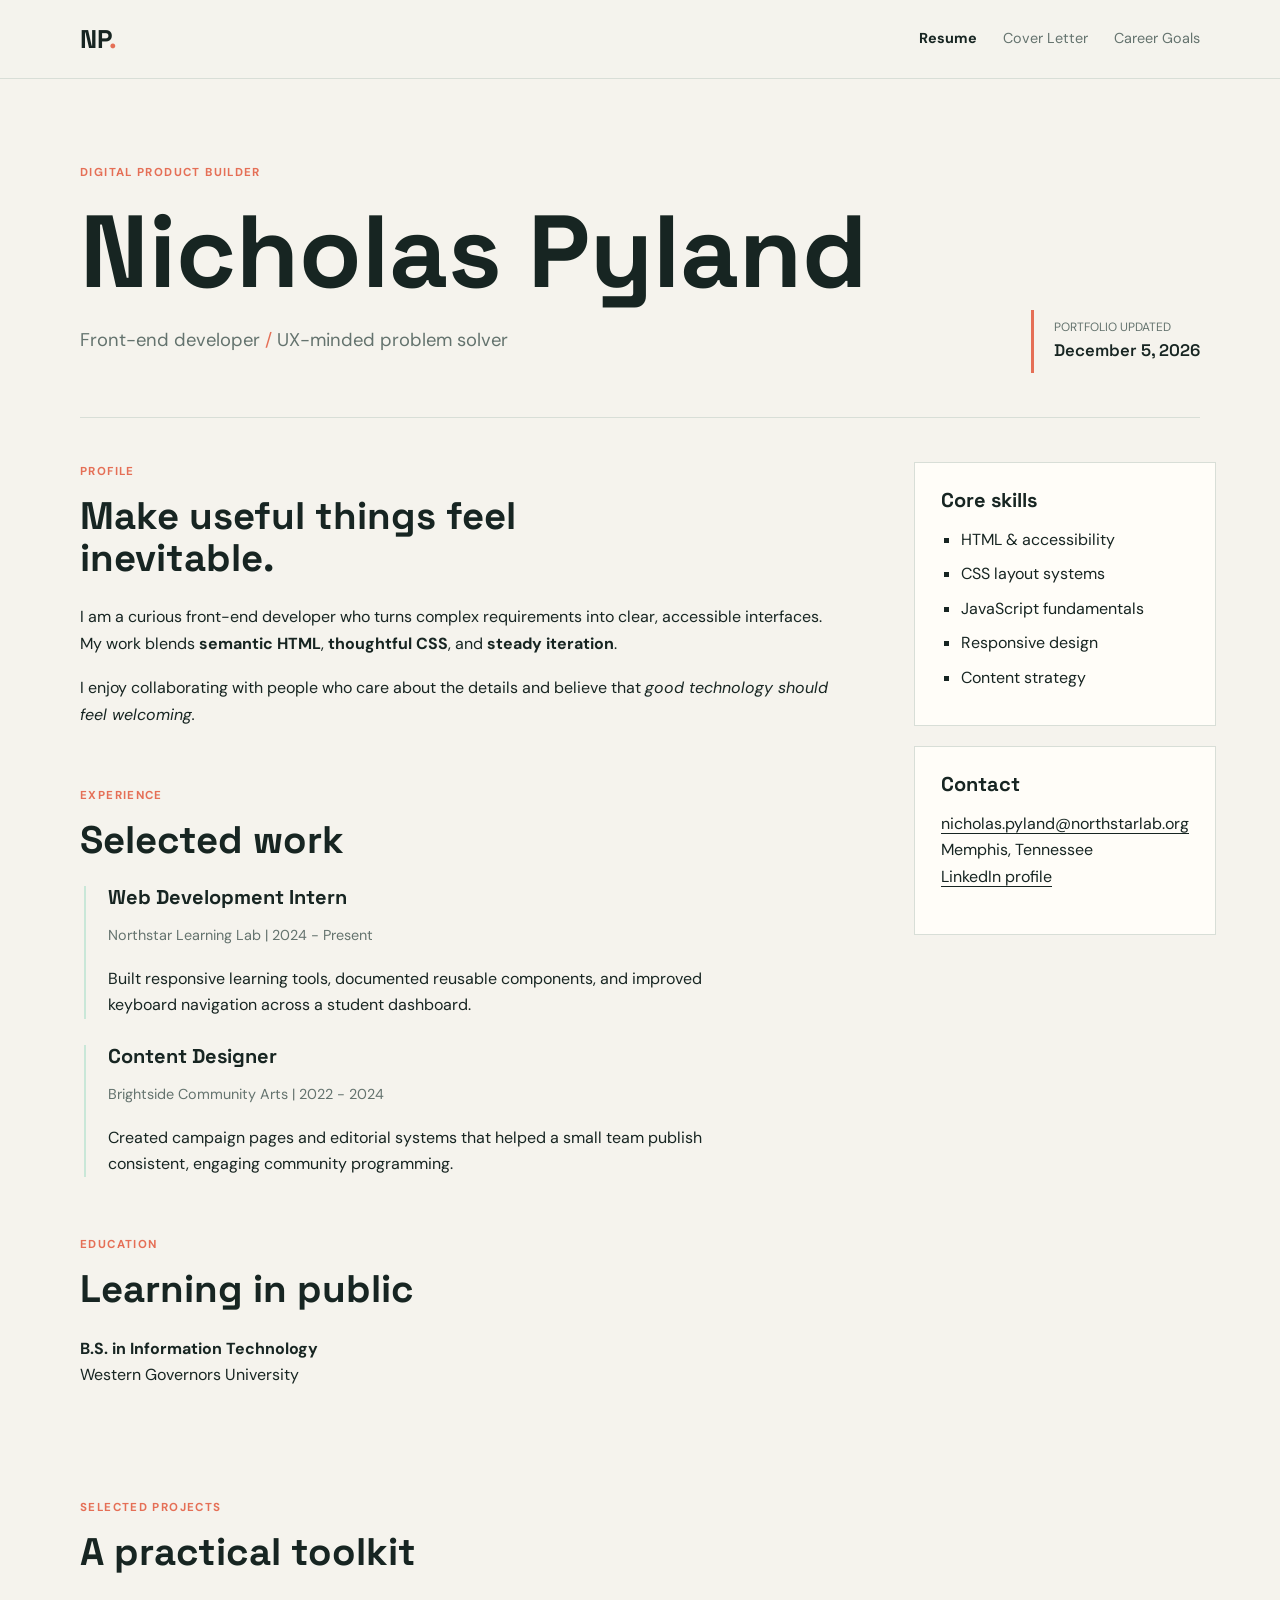
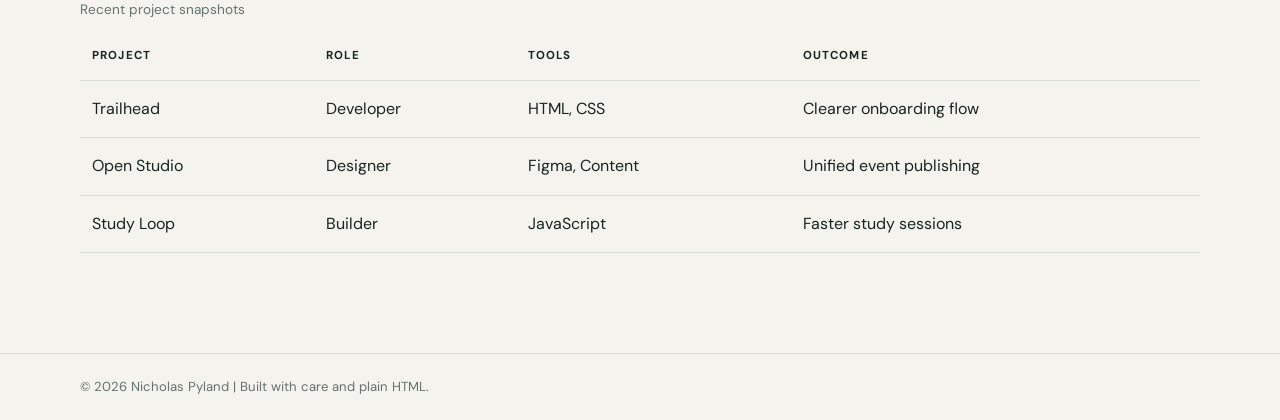
<file: index.html>
<!DOCTYPE html>
<html lang="en">
<head>
	<meta charset="UTF-8">
	<meta name="viewport" content="width=device-width, initial-scale=1.0">
	<meta name="description" content="Resume portfolio for Nicholas Pyland, an aspiring front-end developer.">
	<title>Nicholas Pyland | Resume</title>
	<link rel="stylesheet" href="css/styles.css">
</head>
<body>
	<header class="site-header"><div class="shell header-inner"><a class="brand" href="index.html">NP<span>.</span></a><nav aria-label="Primary navigation"><a class="active" href="index.html">Resume</a><a href="cover-letter.html">Cover Letter</a><a href="career-goals.html">Career Goals</a></nav></div></header>
	<main class="shell page-wrap">
		<section class="intro-grid" aria-labelledby="resume-title"><div><p class="eyebrow">Digital product builder</p><h1 id="resume-title">Nicholas Pyland</h1><p class="role">Front-end developer <span class="accent-dot">/</span> UX-minded problem solver</p></div><div class="date-box"><span>Portfolio updated</span><div id="current-date"></div></div></section>
		<hr>
		<section class="resume-layout"><article class="content-column"><div class="section-heading"><p class="eyebrow">Profile</p><h2>Make useful things feel inevitable.</h2></div><p>I am a curious front-end developer who turns complex requirements into clear, accessible interfaces. My work blends <strong>semantic HTML</strong>, thoughtful CSS, and steady iteration.</p><p>I enjoy collaborating with people who care about the details and believe that <em>good technology should feel welcoming.</em></p><div class="section-heading compact-heading"><p class="eyebrow">Experience</p><h2>Selected work</h2></div><article class="timeline-item"><h3>Web Development Intern</h3><p class="muted">Northstar Learning Lab <span>|</span> 2024 - Present</p><p>Built responsive learning tools, documented reusable components, and improved keyboard navigation across a student dashboard.</p></article><article class="timeline-item"><h3>Content Designer</h3><p class="muted">Brightside Community Arts <span>|</span> 2022 - 2024</p><p>Created campaign pages and editorial systems that helped a small team publish consistent, engaging community programming.</p></article><div class="section-heading compact-heading"><p class="eyebrow">Education</p><h2>Learning in public</h2></div><p><strong>B.S. in Information Technology</strong><br>Western Governors University <span class="muted">| Expected 2026</span></p></article><aside class="side-column"><section class="side-panel" aria-labelledby="skills-title"><h2 id="skills-title">Core skills</h2><ul class="skill-list"><li>HTML & accessibility</li><li>CSS layout systems</li><li>JavaScript fundamentals</li><li>Responsive design</li><li>Content strategy</li></ul></section><section class="side-panel" aria-labelledby="contact-title"><h2 id="contact-title">Contact</h2><p><a href="mailto:nicholas.pyland@northstarlab.org">nicholas.pyland@northstarlab.org</a><br>Memphis, Tennessee<br><a href="https://www.linkedin.com/" target="_blank" rel="noopener">LinkedIn profile</a></p></section></aside></section>
		<section class="table-section" aria-labelledby="projects-title"><div class="section-heading"><p class="eyebrow">Selected projects</p><h2 id="projects-title">A practical toolkit</h2></div><table><caption>Recent project snapshots</caption><thead><tr><th>Project</th><th>Role</th><th>Tools</th><th>Outcome</th></tr></thead><tbody><tr><td>Trailhead</td><td>Developer</td><td>HTML, CSS</td><td>Clearer onboarding flow</td></tr><tr><td>Open Studio</td><td>Designer</td><td>Figma, Content</td><td>Unified event publishing</td></tr><tr><td>Study Loop</td><td>Builder</td><td>JavaScript</td><td>Faster study sessions</td></tr></tbody></table></section>
	</main>
	<footer class="site-footer"><div class="shell"><p>&copy; 2026 Nicholas Pyland <span>|</span> Built with care and plain HTML.</p></div></footer>
	<script>document.getElementById('current-date').textContent = new Date().toLocaleDateString('en-US', { year: 'numeric', month: 'long', day: 'numeric' }); console.log('Nicholas Pyland portfolio loaded successfully.');</script>
	<script>
		const profileParagraph = document.querySelector('.content-column > p');
		profileParagraph.innerHTML = profileParagraph.innerHTML.replace('thoughtful CSS', '<strong>thoughtful CSS</strong>').replace('steady iteration', '<strong>steady iteration</strong>');
		document.querySelector('.content-column > p:last-child .muted').remove();
	</script>
</body>
</html>
</file>
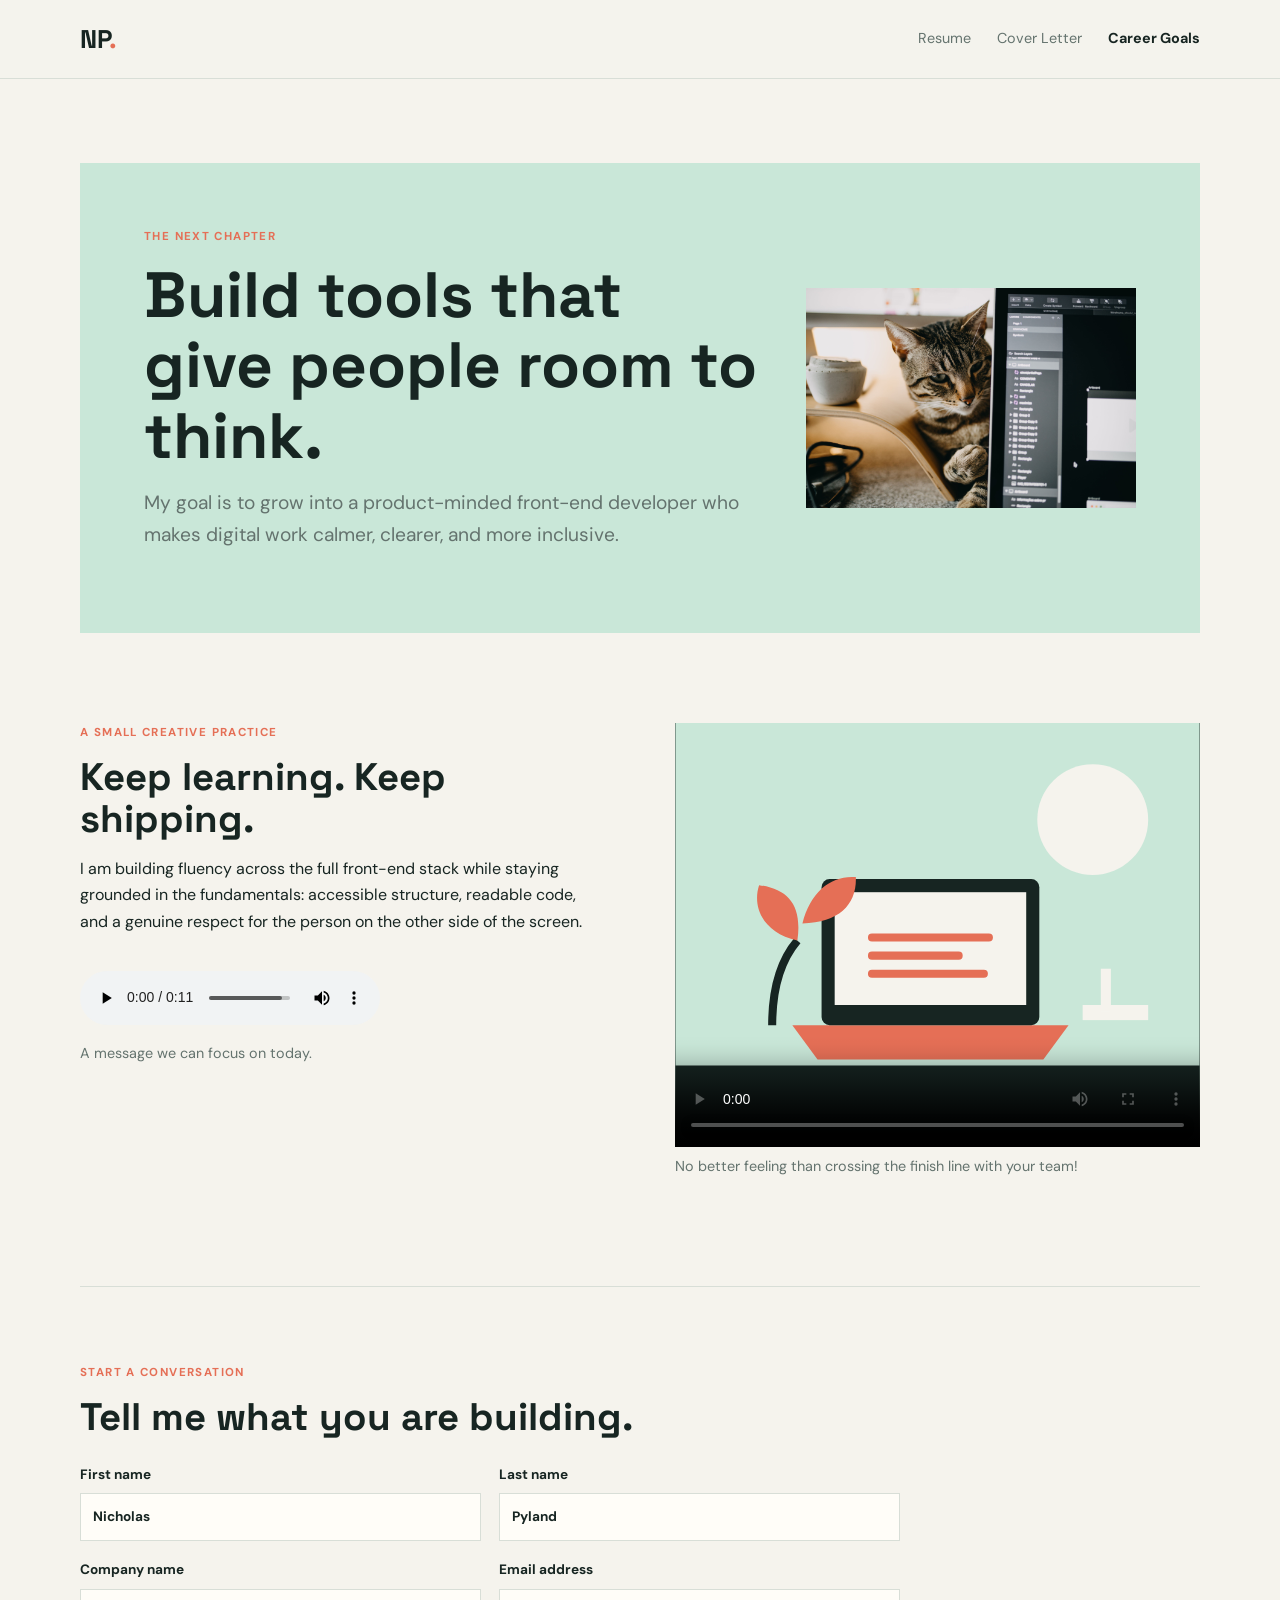
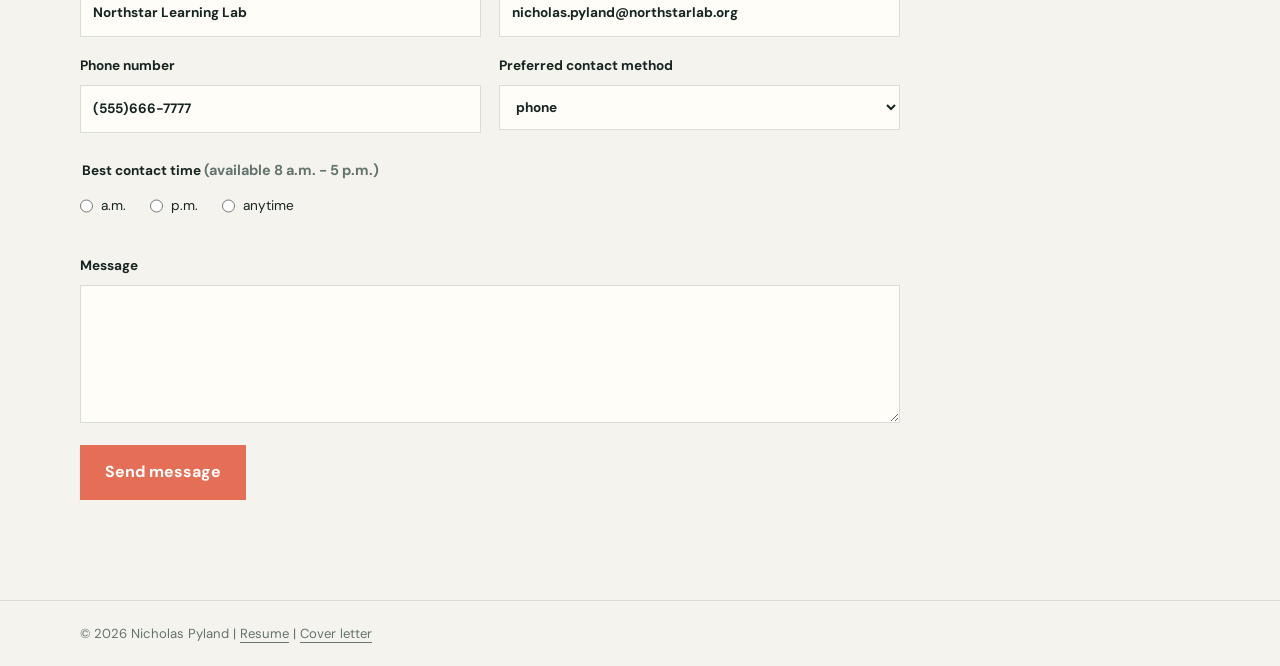
<file: career-goals.html>
<!DOCTYPE html>
<html lang="en">
	<head><meta charset="UTF-8"><meta name="viewport" content="width=device-width, initial-scale=1.0"><title>Nicholas Pyland | Career Goals</title><link rel="stylesheet" href="css/styles.css"></head>
<body>
	<header class="site-header"><div class="shell header-inner"><a class="brand" href="index.html">NP<span>.</span></a><nav aria-label="Primary navigation"><a href="index.html">Resume</a><a href="cover-letter.html">Cover Letter</a><a class="active" href="career-goals.html">Career Goals</a></nav></div></header>
	<main class="shell page-wrap"><section class="goals-hero"><div><p class="eyebrow">The next chapter</p><h1>Build tools that give people room to think.</h1><p class="lead">My goal is to grow into a product-minded front-end developer who makes digital work calmer, clearer, and more inclusive.</p></div><img src="images/jordan-workspace.svg" alt="Illustrated workspace with a laptop and notes"></section><section class="media-grid" aria-label="Career goals media"><div class="media-copy"><p class="eyebrow">A small creative practice</p><h2>Keep learning. Keep shipping.</h2><p>I am building fluency across the full front-end stack while staying grounded in the fundamentals: accessible structure, readable code, and a genuine respect for the person on the other side of the screen.</p><audio controls src="images/focus-note.wav">Your browser does not support the audio element.</audio><p class="media-caption">A locally recorded focus note for the workday.</p></div><div class="video-frame"><video controls poster="images/jordan-workspace.svg"><source src="images/career-overview.mp4" type="video/mp4">Your browser does not support the video element.</video><p class="media-caption">A locally stored visual overview of my learning goals.</p></div></section><section class="contact-section" aria-labelledby="contact-heading"><div class="section-heading"><p class="eyebrow">Start a conversation</p><h2 id="contact-heading">Tell me what you are building.</h2></div><form action="https://wp.zybooks.com/form-viewer.php" method="post"><div class="form-grid"><label for="first-name">First name<input id="first-name" name="first-name" type="text" required></label><label for="last-name">Last name<input id="last-name" name="last-name" type="text" required></label><label for="company">Company name<input id="company" name="company" type="text"></label><label for="email">Email address<input id="email" name="email" type="email" required></label><label for="phone">Phone number<input id="phone" name="phone" type="tel"></label><label for="contact-method">Preferred contact method<select id="contact-method" name="contact-method"><option value="phone">phone</option><option value="email">email</option><option value="text">text</option></select></label></div><fieldset><legend>Best contact time</legend><label><input type="radio" name="contact-time" value="am" required> a.m.</label><label><input type="radio" name="contact-time" value="pm"> p.m.</label><label><input type="radio" name="contact-time" value="anytime"> anytime</label></fieldset><label for="message">Message<textarea id="message" name="message" rows="5" required></textarea></label><button type="submit">Send message</button></form></section></main>
	<footer class="site-footer"><div class="shell"><p>&copy; 2026 Nicholas Pyland <span>|</span> <a href="index.html">Resume</a> <span>|</span> <a href="cover-letter.html">Cover letter</a></p></div></footer>
	<script>
		document.querySelector('audio').src += '?v=2';
		document.querySelector('.goals-hero img').src = 'images/professional-workspace.jpg';
		document.querySelector('.goals-hero img').alt = 'Professional workspace for front-end development';
		document.querySelector('.media-caption').textContent = 'A message we can focus on today.';
		document.querySelectorAll('.media-caption')[1].textContent = 'No better feeling than crossing the finish line with your team!';
		document.getElementById('first-name').value = 'Nicholas';
		document.getElementById('last-name').value = 'Pyland';
		document.getElementById('company').value = 'Northstar Learning Lab';
		document.getElementById('email').value = 'nicholas.pyland@northstarlab.org';
		document.getElementById('phone').value = '(555)666-7777';
		document.querySelector('legend').innerHTML = 'Best contact time <span class="muted">(available 8 a.m. - 5 p.m.)</span>';
	</script>
</body>
</html>
</file>
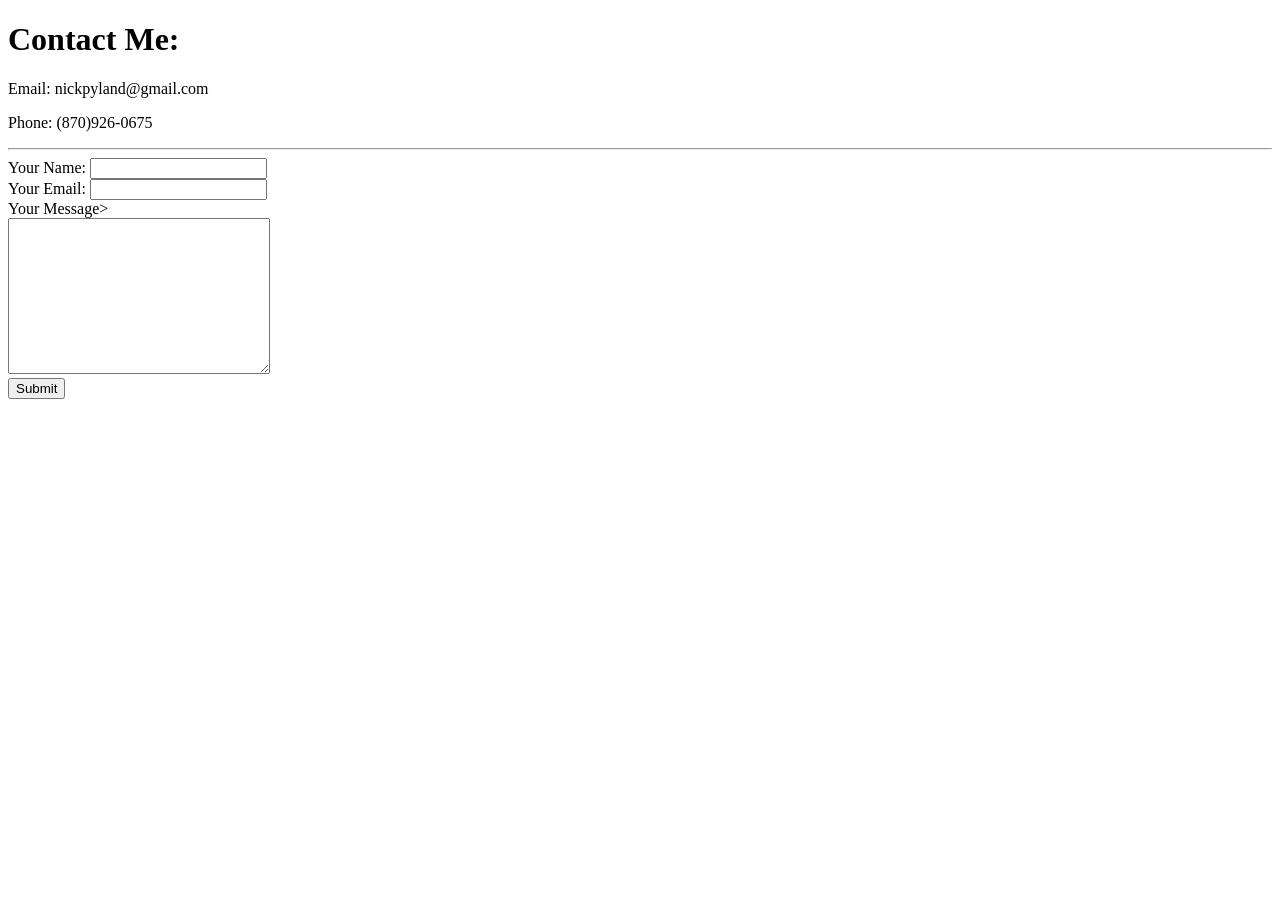
<file: contactme.html>
<!DOCTYPE html>
<html lang="en" dir="ltr">

<head>
  <meta charset="utf-8">
  <title>Contact Me</title>
</head>

<body>
  <h1>Contact Me:</h1>
  <p>Email: nickpyland@gmail.com</p>
  <p>Phone: (870)926-0675</p>
  <hr>
  <form action="mailto:nickpyland@gmail.com" method="post" enctype="text/plain">
    <label>Your Name:</label>
    <input type="text" name="yourName" value=""><br>
    <label>Your Email:</label>
    <input type="email" name="yourEmail" value=""><br>
    <label>Your Message></label><br>
    <textarea name="yourMessage" rows="10" cols="30"></textarea><br>
    <input type="submit" name="">
  </form>
</body>

</html>
</file>
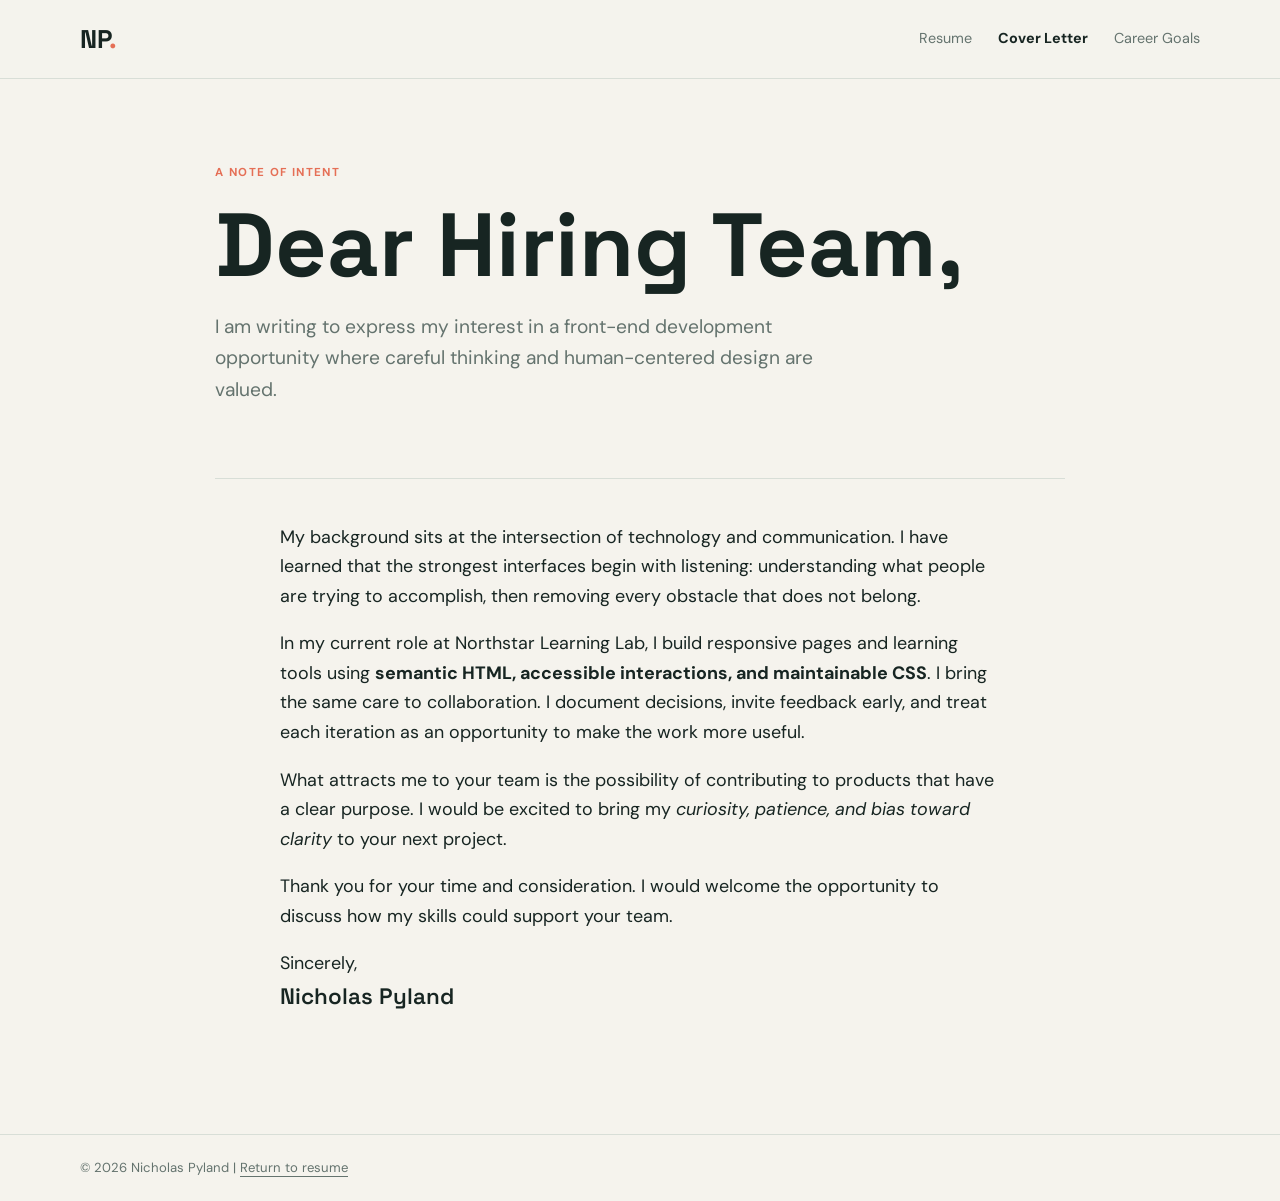
<file: cover-letter.html>
<!DOCTYPE html>
<html lang="en">
	<head><meta charset="UTF-8"><meta name="viewport" content="width=device-width, initial-scale=1.0"><title>Nicholas Pyland | Cover Letter</title><link rel="stylesheet" href="css/styles.css"></head>
<body>
	<header class="site-header"><div class="shell header-inner"><a class="brand" href="index.html">NP<span>.</span></a><nav aria-label="Primary navigation"><a href="index.html">Resume</a><a class="active" href="cover-letter.html">Cover Letter</a><a href="career-goals.html">Career Goals</a></nav></div></header>
	<main class="shell page-wrap letter-page"><section class="letter-hero"><p class="eyebrow">A note of intent</p><h1>Dear Hiring Team,</h1><p class="lead">I am writing to express my interest in a front-end development opportunity where careful thinking and human-centered design are valued.</p></section><hr><article class="letter-body"><p>My background sits at the intersection of technology and communication. I have learned that the strongest interfaces begin with listening: understanding what people are trying to accomplish, then removing every obstacle that does not belong.</p><p>In my current role at Northstar Learning Lab, I build responsive pages and learning tools using <strong>semantic HTML, accessible interactions, and maintainable CSS</strong>. I bring the same care to collaboration. I document decisions, invite feedback early, and treat each iteration as an opportunity to make the work more useful.</p><p>What attracts me to your team is the possibility of contributing to products that have a clear purpose. I would be excited to bring my <em>curiosity, patience, and bias toward clarity</em> to your next project.</p><p>Thank you for your time and consideration. I would welcome the opportunity to discuss how my skills could support your team.</p><p>Sincerely,<br><span class="signature">Nicholas Pyland</span></p><p class="source-note"><mark>Source note:</mark> This hypothetical letter is original content created for this portfolio assessment.</p></article></main>
	<footer class="site-footer"><div class="shell"><p>&copy; 2026 Nicholas Pyland <span>|</span> <a href="index.html">Return to resume</a></p></div></footer>
	<script>document.querySelector('.source-note').remove();</script>
</body>
</html>
</file>
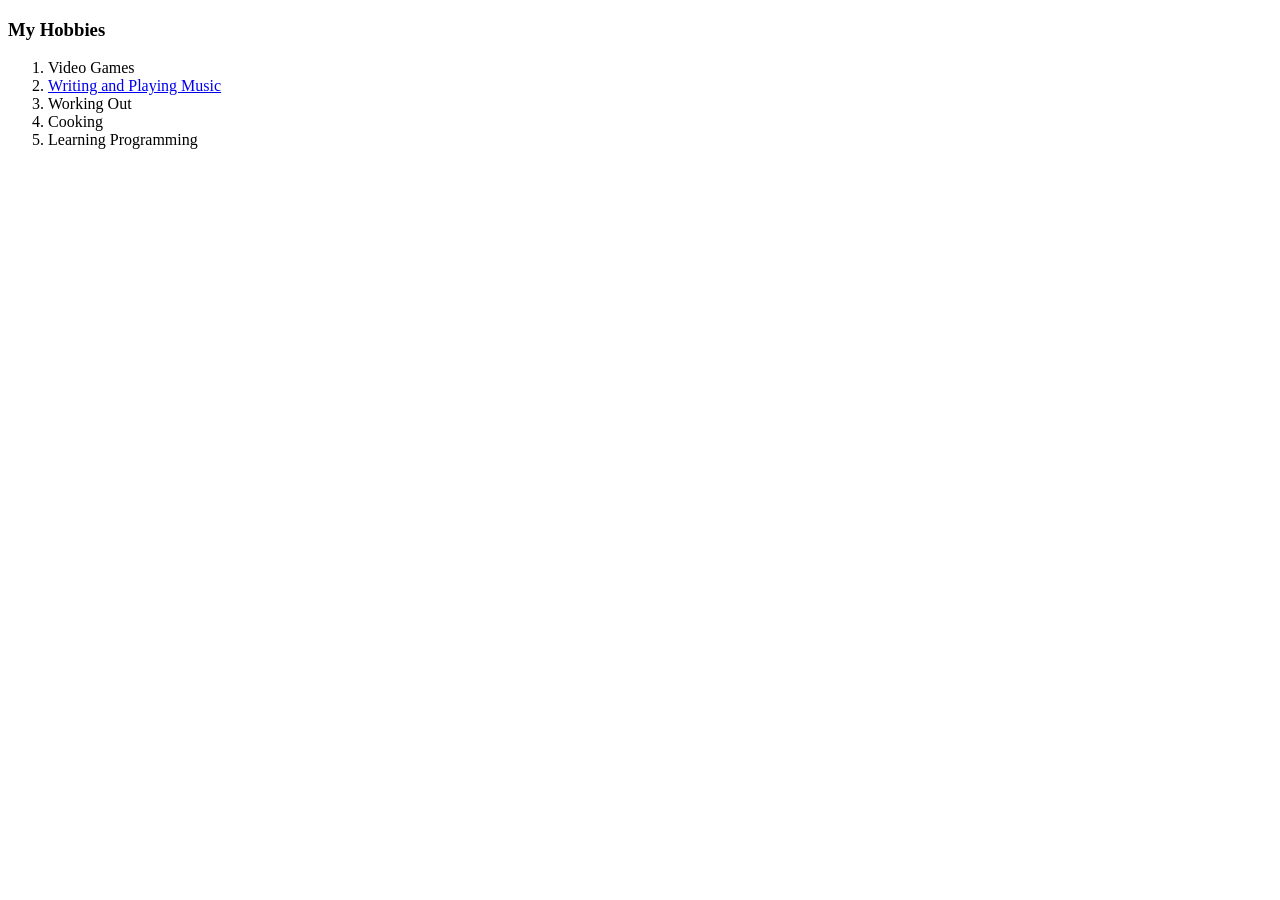
<file: hobbies.html>
<!DOCTYPE html>
<html lang="en" dir="ltr">

<head>
  <meta charset="utf-8">
  <title>My Hobbies</title>
</head>

<body>
  <h3>My Hobbies</h3>
  <ol>
    <li>Video Games</li>
    <li><a href="https://www.youtube.com/watch?v=_AQ5O_ThzOg">Writing and Playing Music</a></li>
    <li>Working Out</li>
    <li>Cooking</li>
    <li>Learning Programming</li>
  </ol>
</body>

</html>
</file>
<file: css/styles.css>
@import url('https://fonts.googleapis.com/css2?family=DM+Sans:wght@400;500;700&family=Space+Grotesk:wght@500;600;700&display=swap');

:root {
  --ink: #172522;
  --muted: #64736e;
  --paper: #f5f3ed;
  --card: #fffdf8;
  --mint: #c9e7d8;
  --coral: #e56f56;
  --line: #d8ded7;
  --max-width: 1120px;
}

* { box-sizing: border-box; }
body { margin: 0; background-color: var(--paper); color: var(--ink); font-family: 'DM Sans', sans-serif; font-size: 16px; line-height: 1.65; }
a { color: inherit; text-decoration-thickness: 1px; text-underline-offset: 4px; }
a:hover, a:focus-visible { color: var(--coral); }
.shell { width: min(100% - 40px, var(--max-width)); margin: 0 auto; }
.site-header { border-bottom: 1px solid var(--line); background-color: rgba(245, 243, 237, .92); }
.header-inner { align-items: center; display: flex; justify-content: space-between; min-height: 78px; }
.brand { font-family: 'Space Grotesk', sans-serif; font-size: 1.6rem; font-weight: 700; letter-spacing: 0; text-decoration: none; }
.brand span, .accent-dot { color: var(--coral); }
nav { display: flex; gap: 26px; }
nav a { color: var(--muted); font-size: .9rem; text-decoration: none; }
nav a.active, nav a:hover, nav a:focus-visible { color: var(--ink); font-weight: 700; }
.page-wrap { padding-bottom: 100px; padding-top: 84px; }
h1, h2, h3 { font-family: 'Space Grotesk', sans-serif; letter-spacing: 0; line-height: 1.1; margin: 0 0 16px; }
h1 { font-size: clamp(3.3rem, 8vw, 6.8rem); max-width: 850px; }
h2 { font-size: clamp(1.7rem, 3vw, 2.7rem); }
h3 { font-size: 1.25rem; }
p { margin: 0 0 18px; }
.eyebrow { color: var(--coral); font-size: .72rem; font-weight: 700; letter-spacing: .12em; margin-bottom: 14px; text-transform: uppercase; }
.lead { color: var(--muted); font-size: 1.2rem; max-width: 650px; }
.role { color: var(--muted); font-size: 1.15rem; }
.intro-grid, .goals-hero { align-items: end; display: grid; gap: 40px; grid-template-columns: 1fr auto; }
.date-box { border-left: 3px solid var(--coral); padding: 8px 0 8px 20px; }
.date-box span { color: var(--muted); display: block; font-size: .75rem; text-transform: uppercase; }
#current-date { font-family: 'Space Grotesk', sans-serif; font-size: 1.05rem; font-weight: 600; }
hr { border: 0; border-top: 1px solid var(--line); margin: 44px 0; }
.resume-layout { display: grid; gap: 80px; grid-template-columns: minmax(0, 1.45fr) minmax(240px, .55fr); }
.section-heading { margin-bottom: 25px; }
.compact-heading { margin-top: 58px; }
.section-heading h2 { max-width: 580px; }
.muted, .media-caption { color: var(--muted); font-size: .9rem; }
.timeline-item { border-left: 2px solid var(--mint); margin: 0 0 26px 4px; padding-left: 22px; }
.timeline-item p:last-child { max-width: 620px; }
.side-column { display: grid; align-content: start; gap: 20px; }
.side-panel { background-color: var(--card); border: 1px solid var(--line); padding: 26px; }
.side-panel h2 { font-size: 1.25rem; }
.skill-list { list-style: square; margin: 0; padding-left: 20px; }
.skill-list li { margin-bottom: 8px; }
.table-section { margin-top: 92px; }
table { border-collapse: collapse; width: 100%; }
caption { color: var(--muted); font-size: .85rem; margin-bottom: 10px; text-align: left; }
th, td { border-bottom: 1px solid var(--line); padding: 15px 12px; text-align: left; }
th { font-size: .72rem; letter-spacing: .1em; text-transform: uppercase; }
.letter-page { max-width: 850px; }
.letter-hero { padding-bottom: 10px; }
.letter-hero h1 { font-size: clamp(3rem, 7vw, 6rem); }
.letter-body { font-size: 1.12rem; margin: 0 auto; max-width: 720px; }
.signature { font-family: 'Space Grotesk', sans-serif; font-size: 1.4rem; font-weight: 600; }
.source-note { border-top: 1px solid var(--line); color: var(--muted); font-size: .82rem; margin-top: 54px; padding-top: 18px; }
mark { background-color: var(--mint); color: var(--ink); padding: 2px 5px; }
.goals-hero { align-items: center; background-color: var(--mint); padding: clamp(28px, 5vw, 68px); }
.goals-hero h1 { font-size: clamp(2.7rem, 5vw, 5.2rem); }
.goals-hero img { max-width: 330px; width: 100%; }
.media-grid { display: grid; gap: 70px; grid-template-columns: 1fr 1fr; padding: 90px 0; }
audio { margin-top: 18px; max-width: 100%; }
.media-caption { margin-top: 8px; }
.video-frame video { background-color: var(--ink); display: block; width: 100%; }
.contact-section { border-top: 1px solid var(--line); padding-top: 76px; }
form { max-width: 820px; }
.form-grid { display: grid; gap: 18px; grid-template-columns: 1fr 1fr; }
label, legend { font-size: .85rem; font-weight: 700; }
input, select, textarea { background-color: var(--card); border: 1px solid var(--line); border-radius: 0; color: var(--ink); display: block; font: inherit; margin-top: 7px; padding: 12px; width: 100%; }
input:focus, select:focus, textarea:focus { border-color: var(--coral); outline: 2px solid var(--mint); }
fieldset { border: 0; margin: 26px 0; padding: 0; }
fieldset label { display: inline-flex; font-weight: 400; gap: 8px; margin: 12px 24px 0 0; }
fieldset input { accent-color: var(--coral); display: inline; margin: 0; width: auto; }
button { background-color: var(--coral); border: 1px solid var(--coral); color: white; cursor: pointer; font: inherit; font-weight: 700; margin-top: 22px; padding: 13px 24px; }
button:hover, button:focus-visible { background-color: var(--ink); border-color: var(--ink); }
.site-footer { border-top: 1px solid var(--line); color: var(--muted); font-size: .82rem; padding: 22px 0; }
.site-footer p { margin: 0; }
@media (max-width: 700px) { .shell { width: min(100% - 28px, var(--max-width)); } .header-inner, nav { align-items: flex-start; } .header-inner { gap: 18px; } nav { flex-direction: column; gap: 4px; } .page-wrap { padding-top: 52px; } .intro-grid, .goals-hero, .resume-layout, .media-grid { grid-template-columns: 1fr; } .date-box { justify-self: start; } .resume-layout { gap: 46px; } .goals-hero img { max-width: 260px; } .media-grid { padding: 60px 0; } .form-grid { grid-template-columns: 1fr; } table { font-size: .82rem; } th, td { padding: 10px 6px; } }
</file>
